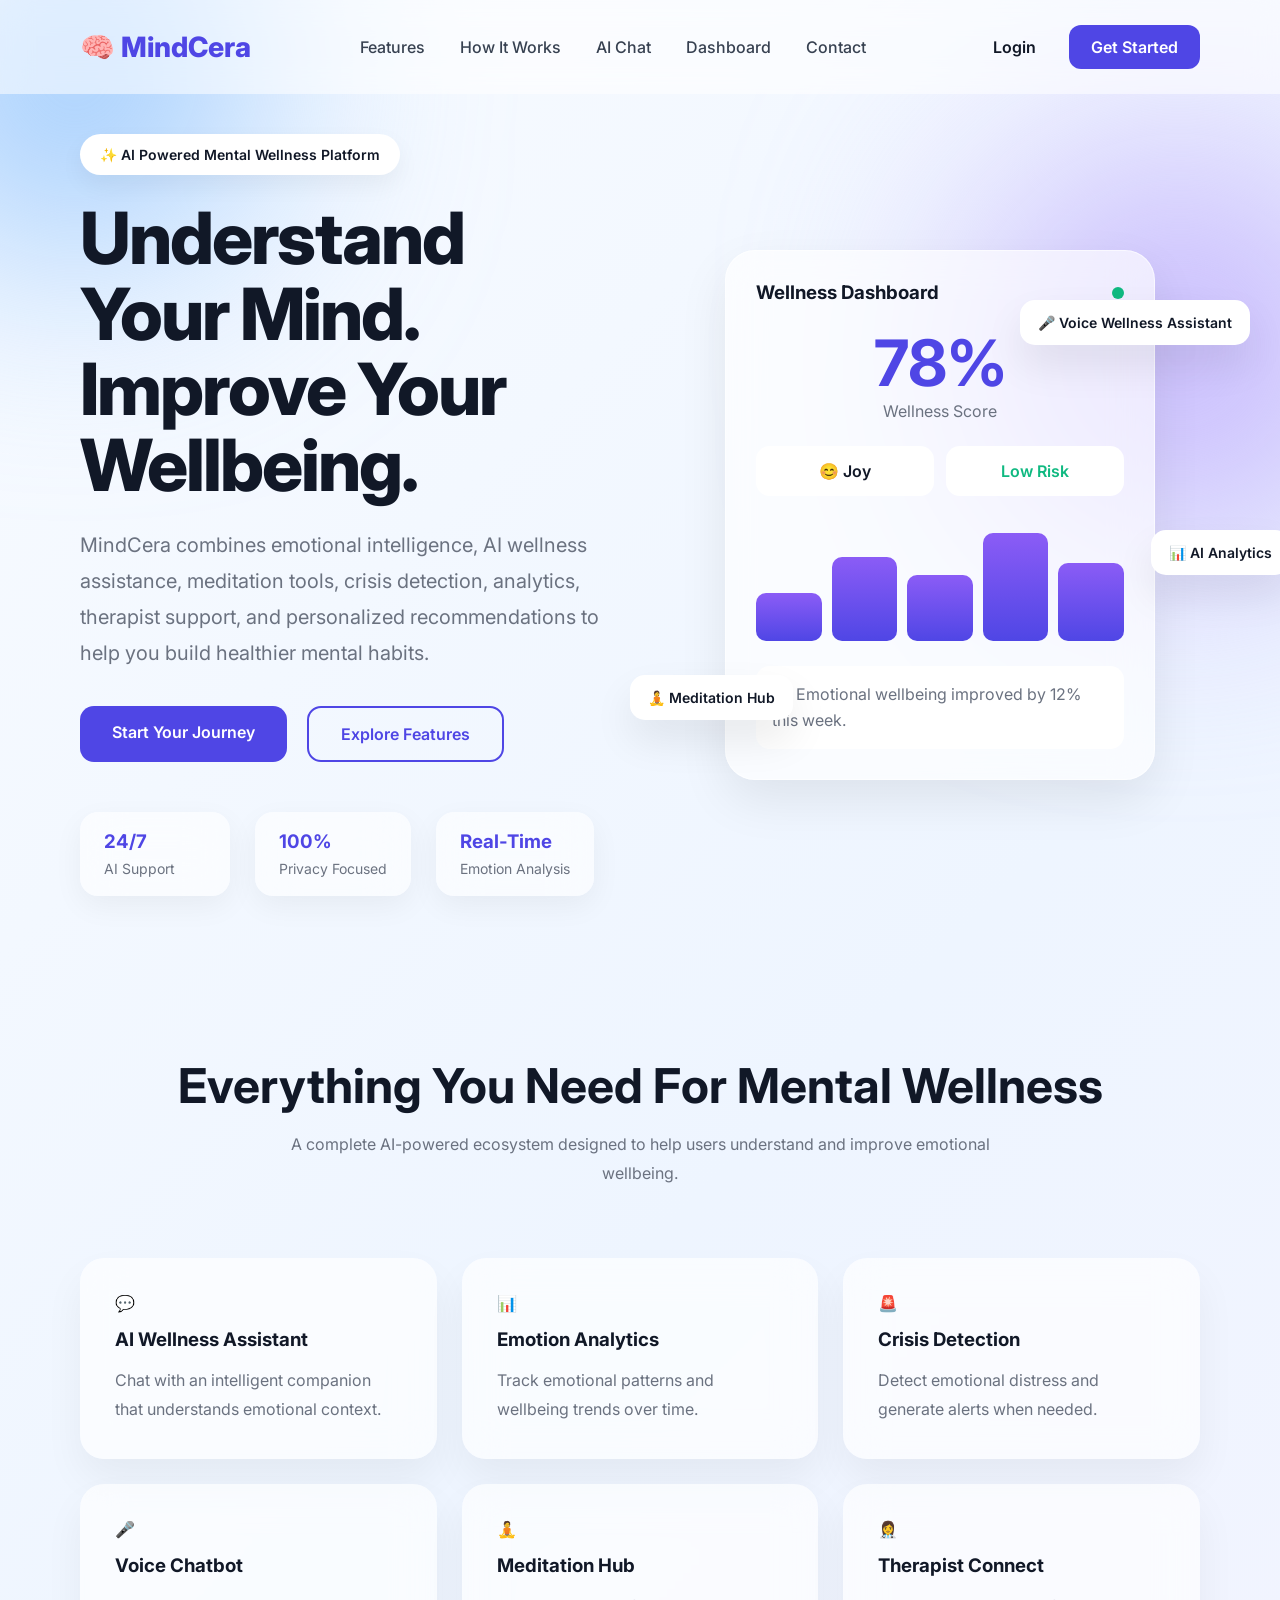
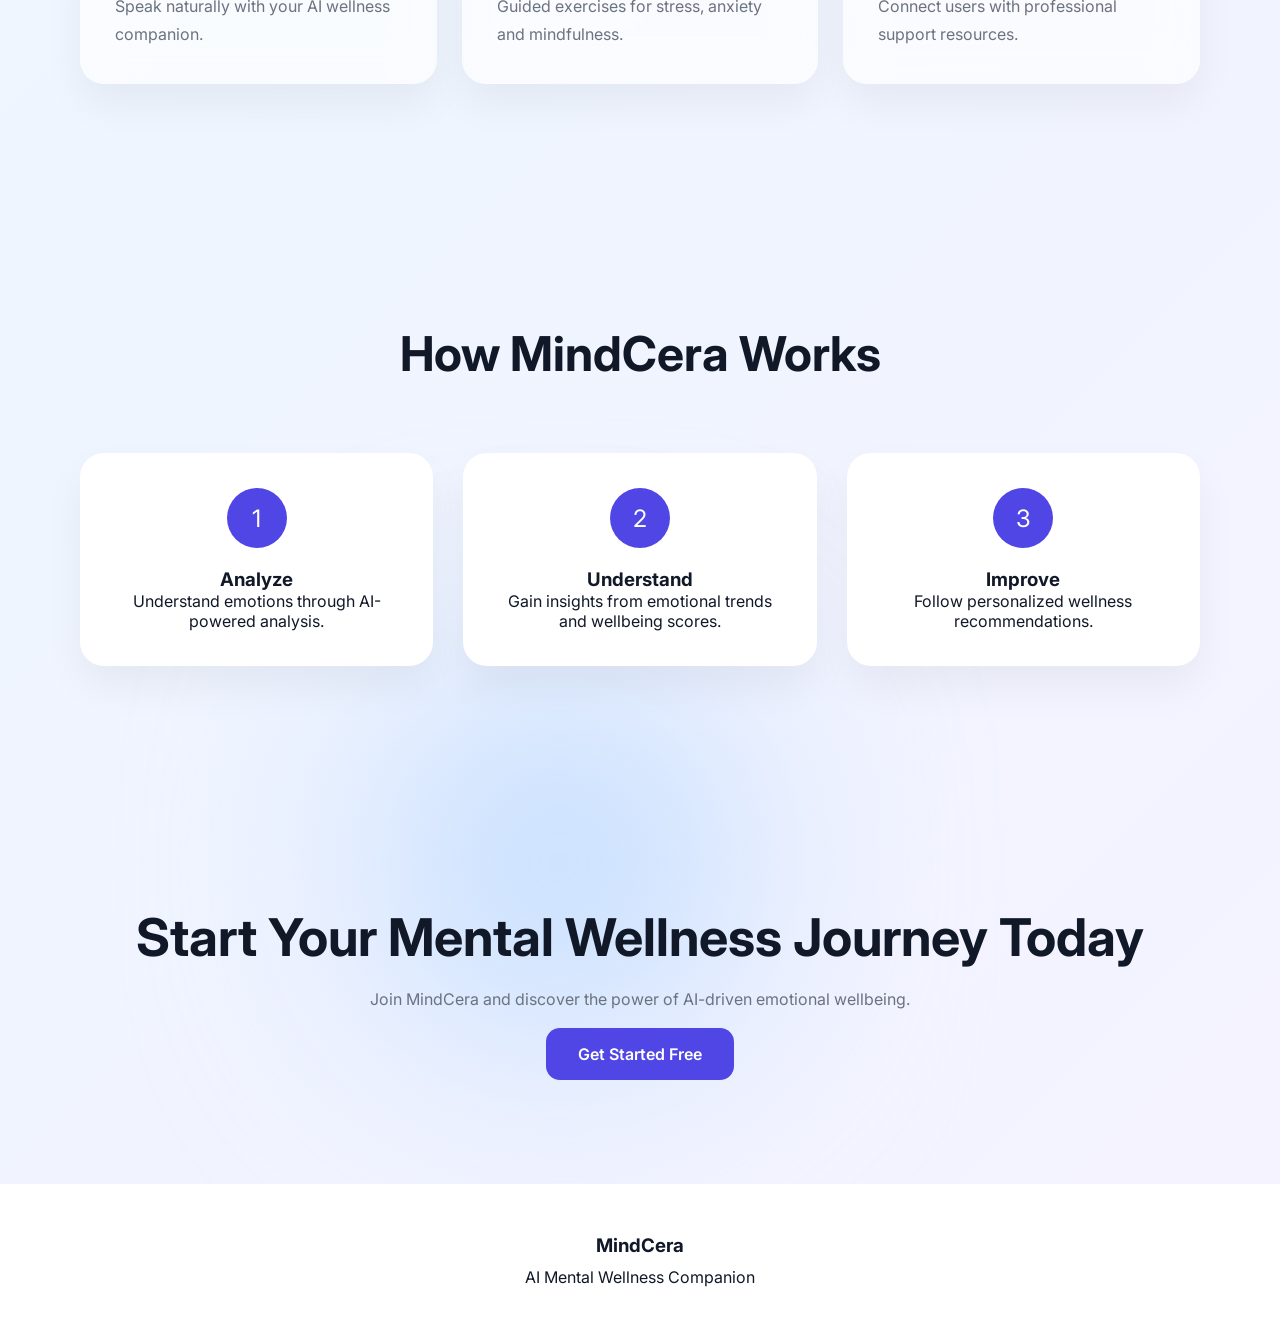
<file: frontend/index.html>
<!DOCTYPE html>

<html lang="en">

<head>


<meta charset="UTF-8">

<meta name="viewport"
      content="width=device-width, initial-scale=1.0">

<title>MindCera - AI Mental Wellness Platform</title>

<link rel="stylesheet"
      href="assets/css/index.css">

<link href="https://fonts.googleapis.com/css2?family=Inter:wght@300;400;500;600;700;800&display=swap"
      rel="stylesheet">


</head>

<body>


<div class="blur blur1"></div>
<div class="blur blur2"></div>
<div class="blur blur3"></div>

<!-- NAVBAR -->

<nav class="navbar">

    <div class="logo">

        🧠 MindCera

    </div>

    <div class="nav-links">

        <a href="#features">Features</a>

        <a href="#how">How It Works</a>

        <a href="chat.html">AI Chat</a>

        <a href="dashboard.html">Dashboard</a>

        <a href="#contact">Contact</a>

    </div>

    <div class="nav-buttons">

        <a href="login.html"
           class="login-btn">

            Login

        </a>

        <a href="register.html"
           class="start-btn">

            Get Started

        </a>

    </div>

</nav>

<!-- HERO -->

<section class="hero">

    <div class="hero-left">

        <div class="tag">

            ✨ AI Powered Mental Wellness Platform

        </div>

        <h1>

            Understand Your Mind.
            Improve Your Wellbeing.

        </h1>

        <p>

            MindCera combines emotional intelligence,
            AI wellness assistance, meditation tools,
            crisis detection, analytics, therapist
            support, and personalized recommendations
            to help you build healthier mental habits.

        </p>

        <div class="hero-buttons">

            <a href="register.html"
               class="primary-btn">

                Start Your Journey

            </a>

            <a href="#features"
               class="secondary-btn">

                Explore Features

            </a>

        </div>

        <div class="hero-stats">

            <div class="stat-card">

                <h3>24/7</h3>

                <span>
                    AI Support
                </span>

            </div>

            <div class="stat-card">

                <h3>100%</h3>

                <span>
                    Privacy Focused
                </span>

            </div>

            <div class="stat-card">

                <h3>Real-Time</h3>

                <span>
                    Emotion Analysis
                </span>

            </div>

        </div>

    </div>

    <!-- RIGHT -->

    <div class="hero-right">

        <div class="dashboard-card">

            <div class="dashboard-header">

                <h3>Wellness Dashboard</h3>

                <div class="online"></div>

            </div>

            <div class="score-section">

                <h2>78%</h2>

                <p>Wellness Score</p>

            </div>

            <div class="dashboard-grid">

                <div class="mini-card">

                    😊 Joy

                </div>

                <div class="mini-card green">

                    Low Risk

                </div>

            </div>

            <div class="chart-area">

                <div class="bar h1"></div>
                <div class="bar h2"></div>
                <div class="bar h3"></div>
                <div class="bar h4"></div>
                <div class="bar h5"></div>

            </div>

            <div class="insight">

                💡 Emotional wellbeing improved
                by 12% this week.

            </div>

        </div>

        <div class="floating-card floating1">

            🎤 Voice Wellness Assistant

        </div>

        <div class="floating-card floating2">

            🧘 Meditation Hub

        </div>

        <div class="floating-card floating3">

            📊 AI Analytics

        </div>

    </div>

</section>

<!-- FEATURES -->

<section id="features"
         class="features-section">

    <div class="section-title">

        <h2>Everything You Need For Mental Wellness</h2>

        <p>

            A complete AI-powered ecosystem designed
            to help users understand and improve
            emotional wellbeing.

        </p>

    </div>

    <div class="features-grid">

        <div class="feature-card">

            💬

            <h3>AI Wellness Assistant</h3>

            <p>

                Chat with an intelligent companion
                that understands emotional context.

            </p>

        </div>

        <div class="feature-card">

            📊

            <h3>Emotion Analytics</h3>

            <p>

                Track emotional patterns and
                wellbeing trends over time.

            </p>

        </div>

        <div class="feature-card">

            🚨

            <h3>Crisis Detection</h3>

            <p>

                Detect emotional distress and
                generate alerts when needed.

            </p>

        </div>

        <div class="feature-card">

            🎤

            <h3>Voice Chatbot</h3>

            <p>

                Speak naturally with your AI
                wellness companion.

            </p>

        </div>

        <div class="feature-card">

            🧘

            <h3>Meditation Hub</h3>

            <p>

                Guided exercises for stress,
                anxiety and mindfulness.

            </p>

        </div>

        <div class="feature-card">

            👩‍⚕️

            <h3>Therapist Connect</h3>

            <p>

                Connect users with professional
                support resources.

            </p>

        </div>

    </div>

</section>

<!-- HOW IT WORKS -->

<section id="how"
         class="how-section">

    <div class="section-title">

        <h2>How MindCera Works</h2>

    </div>

    <div class="steps">

        <div class="step">

            <span>1</span>

            <h3>Analyze</h3>

            <p>

                Understand emotions through
                AI-powered analysis.

            </p>

        </div>

        <div class="step">

            <span>2</span>

            <h3>Understand</h3>

            <p>

                Gain insights from emotional
                trends and wellbeing scores.

            </p>

        </div>

        <div class="step">

            <span>3</span>

            <h3>Improve</h3>

            <p>

                Follow personalized wellness
                recommendations.

            </p>

        </div>

    </div>

</section>

<!-- CTA -->

<section class="cta">

    <h2>

        Start Your Mental Wellness Journey Today

    </h2>

    <p>

        Join MindCera and discover the power
        of AI-driven emotional wellbeing.

    </p>

    <a href="register.html"
       class="primary-btn">

        Get Started Free

    </a>

</section>

<!-- FOOTER -->

<footer id="contact">

    <h3>MindCera</h3>

    <span>

        AI Mental Wellness Companion

    </span>

</footer>


</body>

</html>
</file>
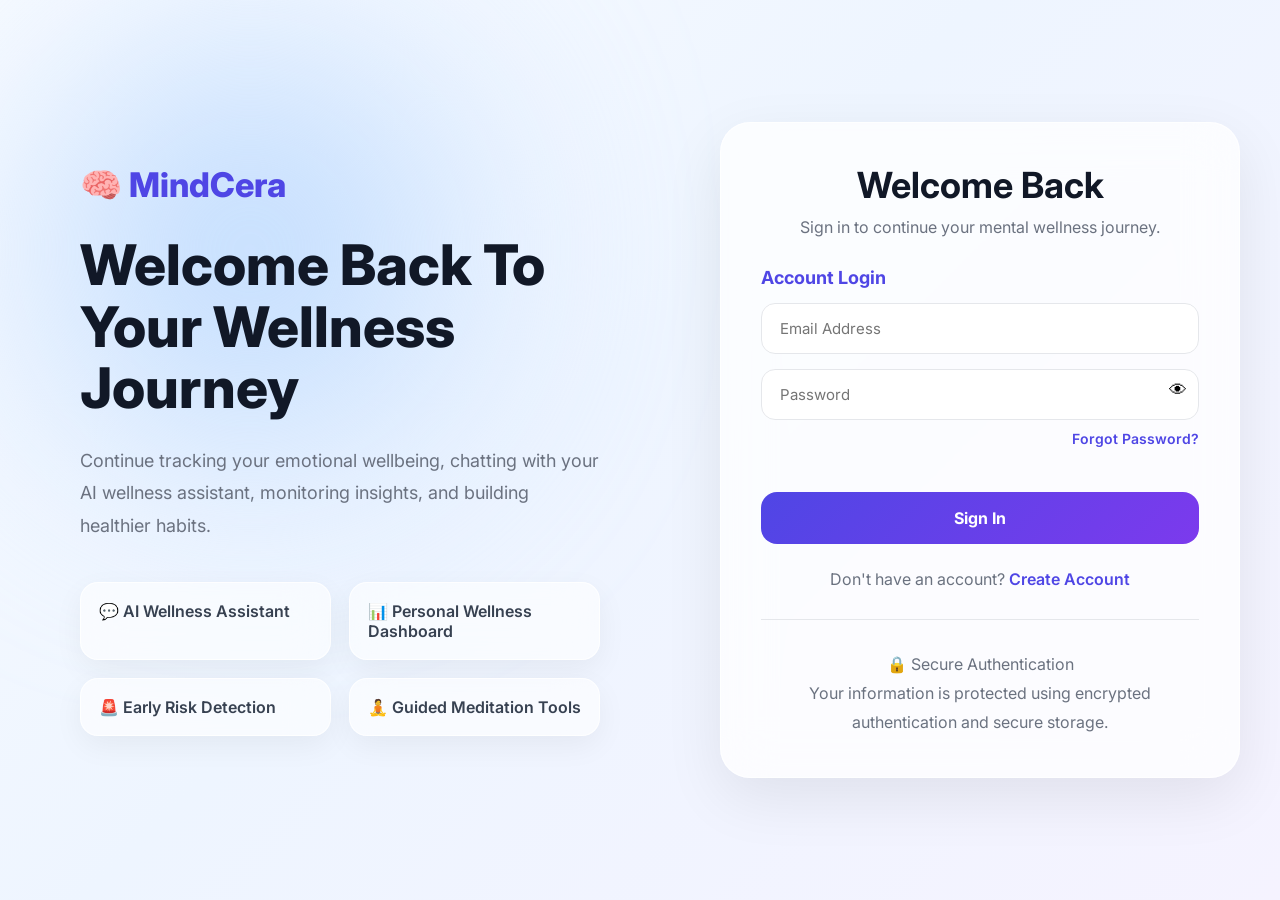
<file: frontend/alerts.html>
<!DOCTYPE html>

<html lang="en">

<head>

<meta charset="UTF-8">

<meta
name="viewport"
content="width=device-width, initial-scale=1.0">

<title>MindCera Alerts</title>

<link rel="stylesheet"
href="assets/css/alerts.css">

<link rel="stylesheet"
href="assets/css/theme.css">

<link
href="https://fonts.googleapis.com/css2?family=Inter:wght@300;400;500;600;700;800&display=swap"
rel="stylesheet">

</head>

<body>

<div class="alerts-layout">

<!-- SIDEBAR -->

<aside class="sidebar">

    <div class="logo">

        🧠 MindCera

    </div>

    <nav>

        <a href="dashboard.html">

            📊 Dashboard

        </a>

        <a href="chat.html">

            💬 AI Assistant

        </a>

        <a class="active"
        href="alerts.html">

            🚨 Alerts

        </a>

        <a href="meditation.html">

            🧘 Meditation

        </a>

        <a href="therapist.html">

            👩‍⚕️ Therapists

        </a>

        <a href="reports.html">

            📄 Reports

        </a>

    </nav>

</aside>

<!-- MAIN -->

<main class="main-content">

    <div class="page-header">

        <div>

            <h1>

                Wellness Alerts

            </h1>

            <p>

                Monitor emotional risk events detected by MindCera AI.

            </p>

        </div>

    </div>

    <!-- SUMMARY -->

    <div class="summary-grid">

        <div class="summary-card">

            <span>

                Total Alerts

            </span>

            <h2 id="totalAlerts">

                0

            </h2>

        </div>

        <div class="summary-card">

            <span>

                Active Alerts

            </span>

            <h2 id="activeAlerts">

                0

            </h2>

        </div>

        <div class="summary-card">

            <span>

                High Risk

            </span>

            <h2 id="highRiskAlerts">

                0

            </h2>

        </div>

    </div>

    <!-- AI RECOMMENDATION -->

    <div class="recommendation-card">

        <h3>

            AI Recommendation

        </h3>

        <p>

            Regular emotional check-ins and guided meditation can help reduce stress levels and improve wellbeing.

        </p>

    </div>

    <!-- ALERT LIST -->

    <div
    id="alertsContainer"
    class="alerts-container">

    </div>

</main>

</div>

<script src="assets/js/api.js"></script>

<script src="assets/js/alerts.js"></script>

</body>

</html>
</file>
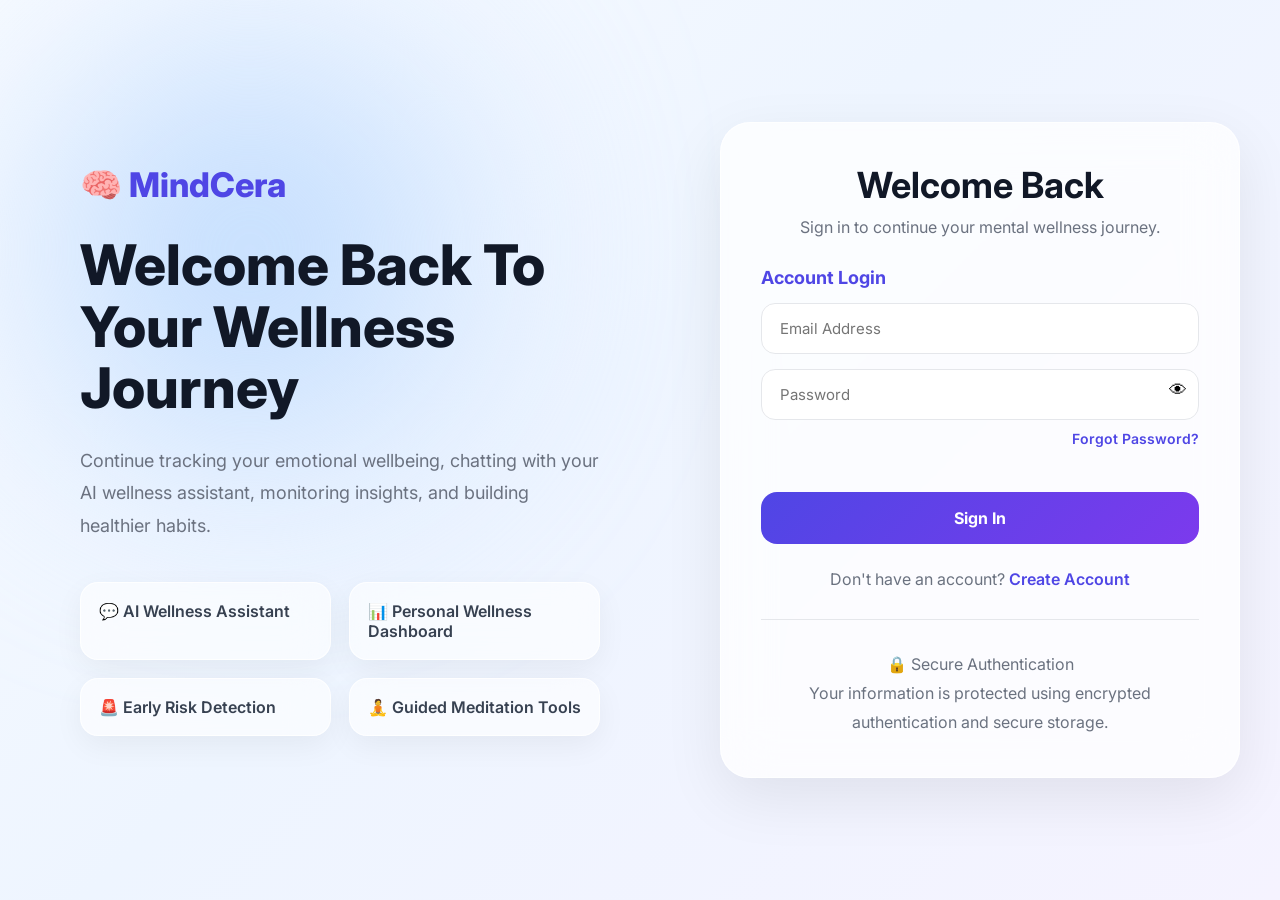
<file: frontend/chat.html>
<!DOCTYPE html>

<html lang="en">

<head>

<meta charset="UTF-8">

<meta
name="viewport"
content="width=device-width, initial-scale=1.0">

<title>MindCera AI Assistant</title>

<link rel="stylesheet"
href="assets/css/chat.css">

<link rel="stylesheet"
href="assets/css/theme.css">

<link
href="https://fonts.googleapis.com/css2?family=Inter:wght@300;400;500;600;700;800&display=swap"
rel="stylesheet">

</head>

<body>

<div class="chat-layout">


<!-- SIDEBAR -->

<aside class="conversation-sidebar">

    <div class="sidebar-top">

        <div class="logo">
            🧠 MindCera
        </div>

        <button
        class="new-chat-btn"
        onclick="createConversation()">

            + New Chat

        </button>

    </div>

    <div
    id="conversationList"
    class="conversation-list">

    </div>

</aside>

<!-- MAIN CHAT -->

<main class="chat-section">

    <!-- HEADER -->

    <div class="chat-header">

        <div>

            <h2>

                AI Wellness Assistant

            </h2>

            <span class="status">

                🟢 Online

            </span>

        </div>

        <div class="actions">

            <button
            onclick="toggleSpeech()">

                🔊 Voice

            </button>

            <button
            onclick="startVoice()">

                🎤 Speak

            </button>

        </div>

    </div>

    <!-- WELCOME PROMPTS -->

    <div class="prompt-container">

        <button onclick="quickPrompt('I feel stressed today')">

            😔 I feel stressed

        </button>

        <button onclick="quickPrompt('I feel anxious')">

            😟 I feel anxious

        </button>

        <button onclick="quickPrompt('I feel lonely')">

            💙 I feel lonely

        </button>

        <button onclick="quickPrompt('Motivate me')">

            ✨ Motivate me

        </button>

    </div>

    <!-- CHAT -->

    <div
    id="chatBox"
    class="chat-box">

        <div class="welcome-message">

            <h3>

                Hello 👋

            </h3>

            <p>

                I'm MindCera.
                Your AI wellness companion.

            </p>

        </div>

    </div>

    <!-- VOICE INDICATOR -->

    <div
    id="voiceIndicator"
    class="voice-indicator">

        🎤 Listening...

    </div>

    <!-- INPUT -->

    <div class="input-box">

        <input
        id="messageInput"
        type="text"
        placeholder="Share how you're feeling today...">

        <button onclick="sendMessage()">

            Send

        </button>

    </div>

</main>


</div>
<script>
window.onload = function(){

    initVoice();

};
</script>
<script src="assets/js/api.js"></script>

<script src="assets/js/chat.js"></script>

<script src="assets/js/voice.js"></script>

</body>

</html>
</file>
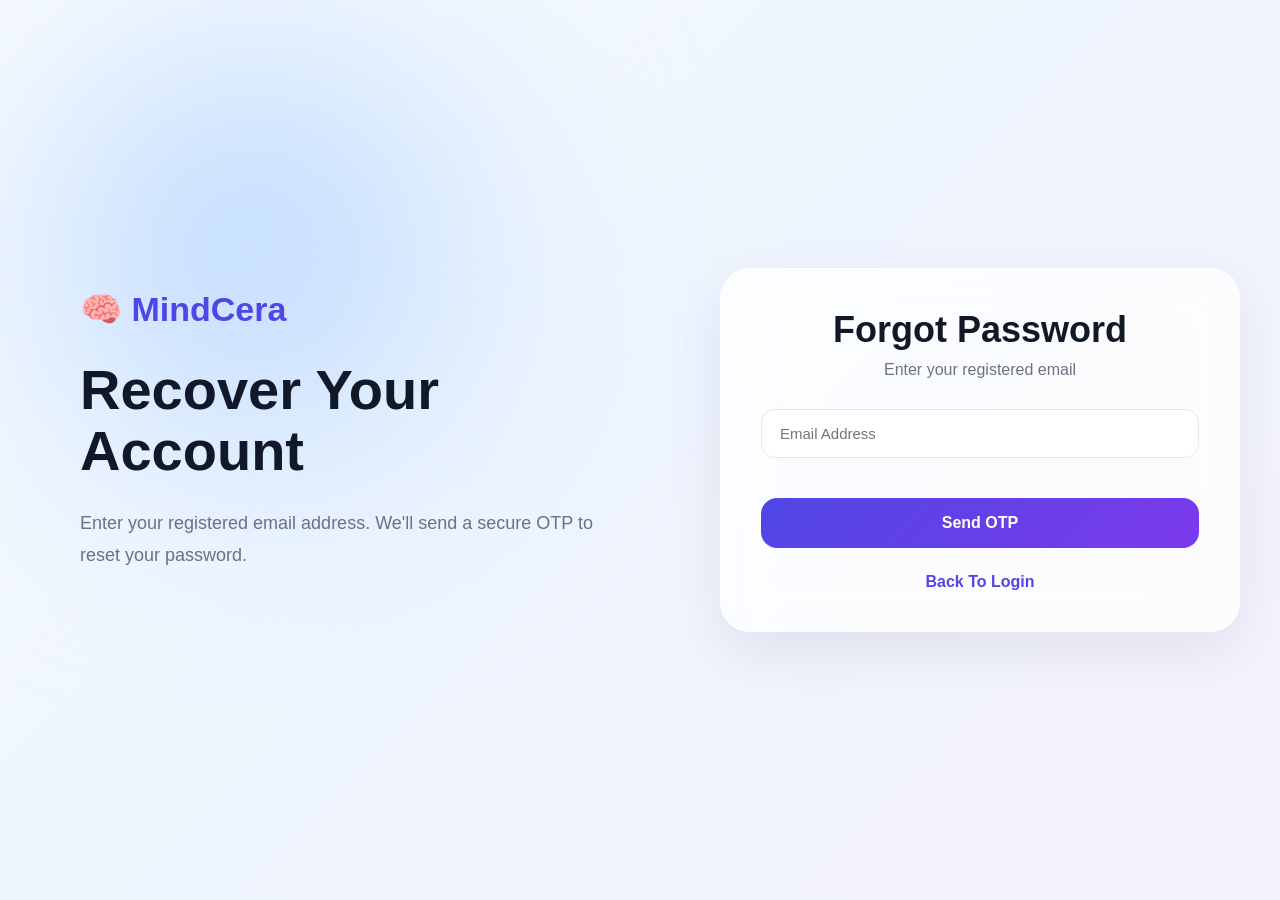
<file: frontend/forgot-password.html>
<!DOCTYPE html>

<html lang="en">

<head>


<meta charset="UTF-8">

<meta
    name="viewport"
    content="width=device-width, initial-scale=1.0">

<title>Forgot Password | MindCera</title>

<link rel="stylesheet"
      href="assets/css/auth.css">


</head>

<body>

<div class="auth-wrapper">


<div class="auth-left">

    <div class="brand">
        🧠 MindCera
    </div>

    <h1>
        Recover Your Account
    </h1>

    <p>
        Enter your registered email address.
        We'll send a secure OTP to reset your password.
    </p>

</div>

<div class="auth-right">

    <div class="auth-card">

        <h2>Forgot Password</h2>

        <p>
            Enter your registered email
        </p>

        <input
            type="email"
            id="email"
            placeholder="Email Address">

        <button
            class="register-btn"
            onclick="sendOTP()">

            Send OTP

        </button>

        <div class="login-link">

            <a href="login.html">

                Back To Login

            </a>

        </div>

    </div>

</div>


</div>

<script src="assets/js/api.js"></script>

<script src="assets/js/auth.js"></script>

</body>

</html>
</file>
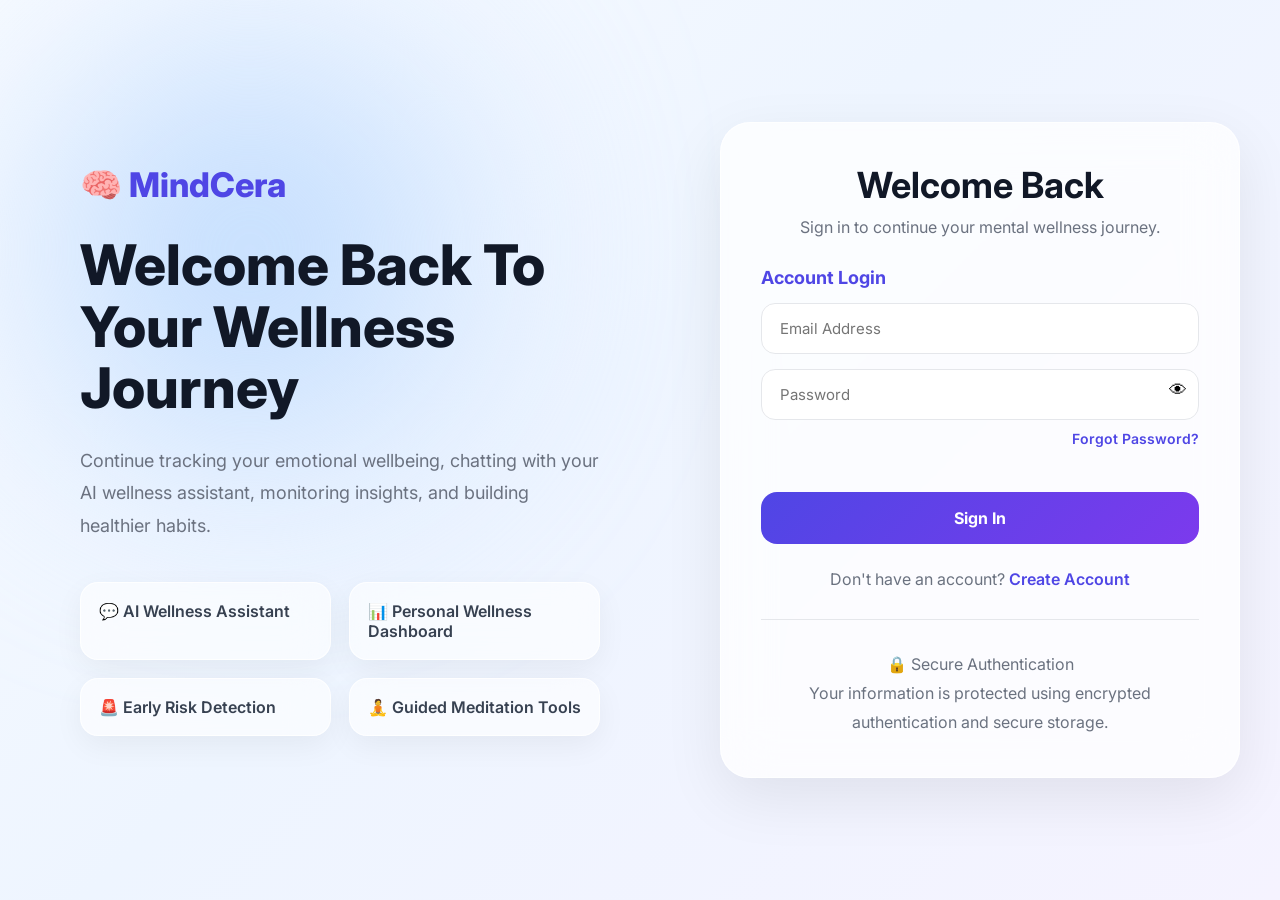
<file: frontend/gamification.html>
<!DOCTYPE html>
<html lang="en">

<head>

<meta charset="UTF-8">
<meta name="viewport" content="width=device-width, initial-scale=1.0">

<title>MindCera Wellness Journey</title>

<link rel="stylesheet"
href="assets/css/gamification.css">

<link href="https://fonts.googleapis.com/css2?family=Inter:wght@300;400;500;600;700&display=swap"
rel="stylesheet">

</head>

<body>

<div class="blur blur1"></div>
<div class="blur blur2"></div>

<div class="page">

    <div class="header">

        <h1>🎮 Wellness Journey</h1>

        <p>
            Every healthy habit strengthens your emotional wellbeing.
        </p>

    </div>

    <!-- STATS -->

    <div class="stats-grid">

        <div class="card stat-card">

            <div class="emoji">🔥</div>

            <h3>Current Streak</h3>

            <h2 id="streakValue">
                12 Days
            </h2>

            <span>
                Keep going!
            </span>

        </div>

        <div class="card stat-card">

            <div class="emoji">⭐</div>

            <h3>Wellness XP</h3>

            <h2 id="xpValue">
                850 XP
            </h2>

            <div class="progress-bar">

                <div
                id="xpBar"
                class="progress-fill">

                </div>

            </div>

            <span>
                Level 4 Explorer
            </span>

        </div>

    </div>

    <!-- ACHIEVEMENTS -->

    <div class="card">

        <div class="section-header">

            <h2>
                🏆 Achievements
            </h2>

            <span>
                5 Unlocked
            </span>

        </div>

        <div class="badge-grid">

            <div class="badge">
                🥇 First Check-In
            </div>

            <div class="badge">
                💬 50 Conversations
            </div>

            <div class="badge">
                🧘 Meditation Master
            </div>

            <div class="badge">
                🔥 7 Day Streak
            </div>

            <div class="badge">
                ❤️ Wellness Warrior
            </div>

            <div class="badge locked">
                🔒 30 Day Streak
            </div>

        </div>

    </div>

    <!-- DAILY GOALS -->

    <div class="card">

        <div class="section-header">

            <h2>
                🎯 Today's Goals
            </h2>

            <span>
                2 / 3 Completed
            </span>

        </div>

        <div class="goal-list">

            <div class="goal completed">
                ✅ Chat with AI Assistant
            </div>

            <div class="goal completed">
                ✅ Log Emotion
            </div>

            <div class="goal pending">
                ⬜ Complete Meditation Session
            </div>

        </div>

    </div>

    <!-- LEVELS -->

    <div class="card">

        <h2>
            🚀 Wellness Levels
        </h2>

        <div class="levels">

            <div class="level active">

                Level 1

                <span>
                    Beginner
                </span>

            </div>

            <div class="level active">

                Level 2

                <span>
                    Explorer
                </span>

            </div>

            <div class="level active">

                Level 3

                <span>
                    Achiever
                </span>

            </div>

            <div class="level current">

                Level 4

                <span>
                    Guardian
                </span>

            </div>

            <div class="level">

                Level 5

                <span>
                    Master
                </span>

            </div>

        </div>

    </div>

</div>

<script src="assets/js/gamification.js"></script>

</body>

</html>
</file>
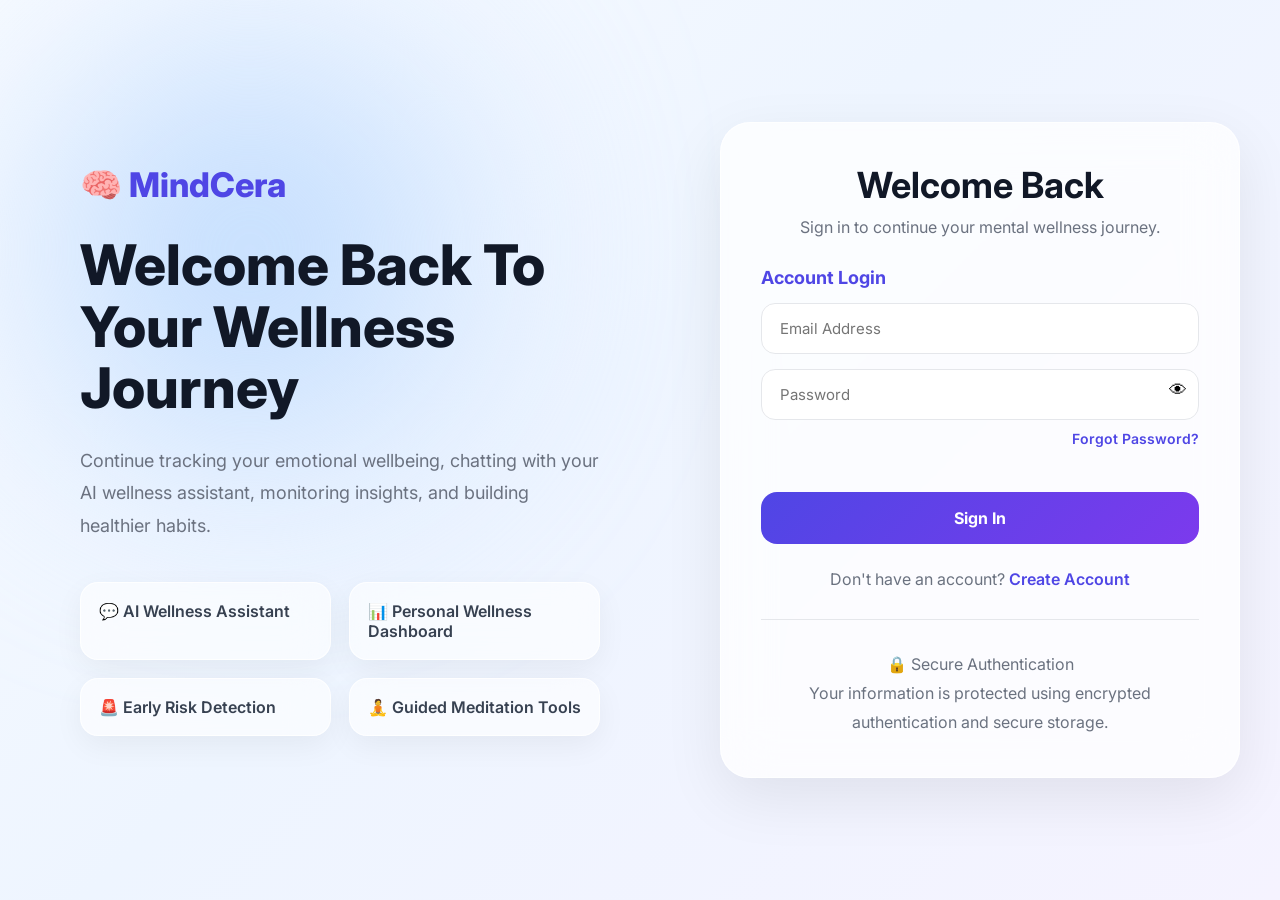
<file: frontend/login.html>
<!DOCTYPE html>

<html lang="en">

<head>


<meta charset="UTF-8">

<meta
    name="viewport"
    content="width=device-width, initial-scale=1.0">

<title>MindCera Login</title>

<link rel="stylesheet"
      href="assets/css/auth.css">

<link
    href="https://fonts.googleapis.com/css2?family=Inter:wght@300;400;500;600;700;800&display=swap"
    rel="stylesheet">


</head>

<body>

<div class="auth-wrapper">


<!-- LEFT PANEL -->

<div class="auth-left">

    <div class="brand">

        🧠 MindCera

    </div>

    <h1>

        Welcome Back To Your
        Wellness Journey

    </h1>

    <p>

        Continue tracking your emotional wellbeing,
        chatting with your AI wellness assistant,
        monitoring insights, and building healthier habits.

    </p>

    <div class="benefits">

        <div class="benefit">
            💬 AI Wellness Assistant
        </div>

        <div class="benefit">
            📊 Personal Wellness Dashboard
        </div>

        <div class="benefit">
            🚨 Early Risk Detection
        </div>

        <div class="benefit">
            🧘 Guided Meditation Tools
        </div>

    </div>

</div>

<!-- RIGHT PANEL -->

<div class="auth-right">

    <div class="auth-card">

        <h2>

            Welcome Back

        </h2>

        <p>

            Sign in to continue your
            mental wellness journey.

        </p>

        <!-- LOGIN FORM -->

        <h3>

            Account Login

        </h3>

        <input
            type="email"
            id="email"
            placeholder="Email Address">

        <div class="password-container">

            <input
                type="password"
                id="password"
                placeholder="Password">

            <button
                type="button"
                class="show-password"
                onclick="togglePassword()">

                👁

            </button>

        </div>

        <div
            style="
            display:flex;
            justify-content:flex-end;
            margin-top:-5px;
            margin-bottom:20px;
            ">

            <a
                href="forgot-password.html"
                style="
                color:#4F46E5;
                text-decoration:none;
                font-size:14px;
                font-weight:600;
                ">

                Forgot Password?

            </a>

        </div>

        <button
            class="register-btn"
            onclick="login()">

            Sign In

        </button>

        <div class="login-link">

            Don't have an account?

            <a href="register.html">

                Create Account

            </a>

        </div>

        <hr
            style="
            margin:30px 0;
            border:none;
            border-top:1px solid #E5E7EB;
            ">

        <div
            style="
            text-align:center;
            color:#6B7280;
            line-height:1.8;
            ">

            🔒 Secure Authentication

            <br>

            Your information is protected using
            encrypted authentication and secure storage.

        </div>

    </div>

</div>


</div>

<script src="assets/js/api.js"></script>

<script src="assets/js/auth.js"></script>

<script>

function togglePassword() {

    const password =
    document.getElementById("password");

    if(password.type === "password") {

        password.type = "text";

    } else {

        password.type = "password";

    }
}

</script>

</body>

</html>
</file>
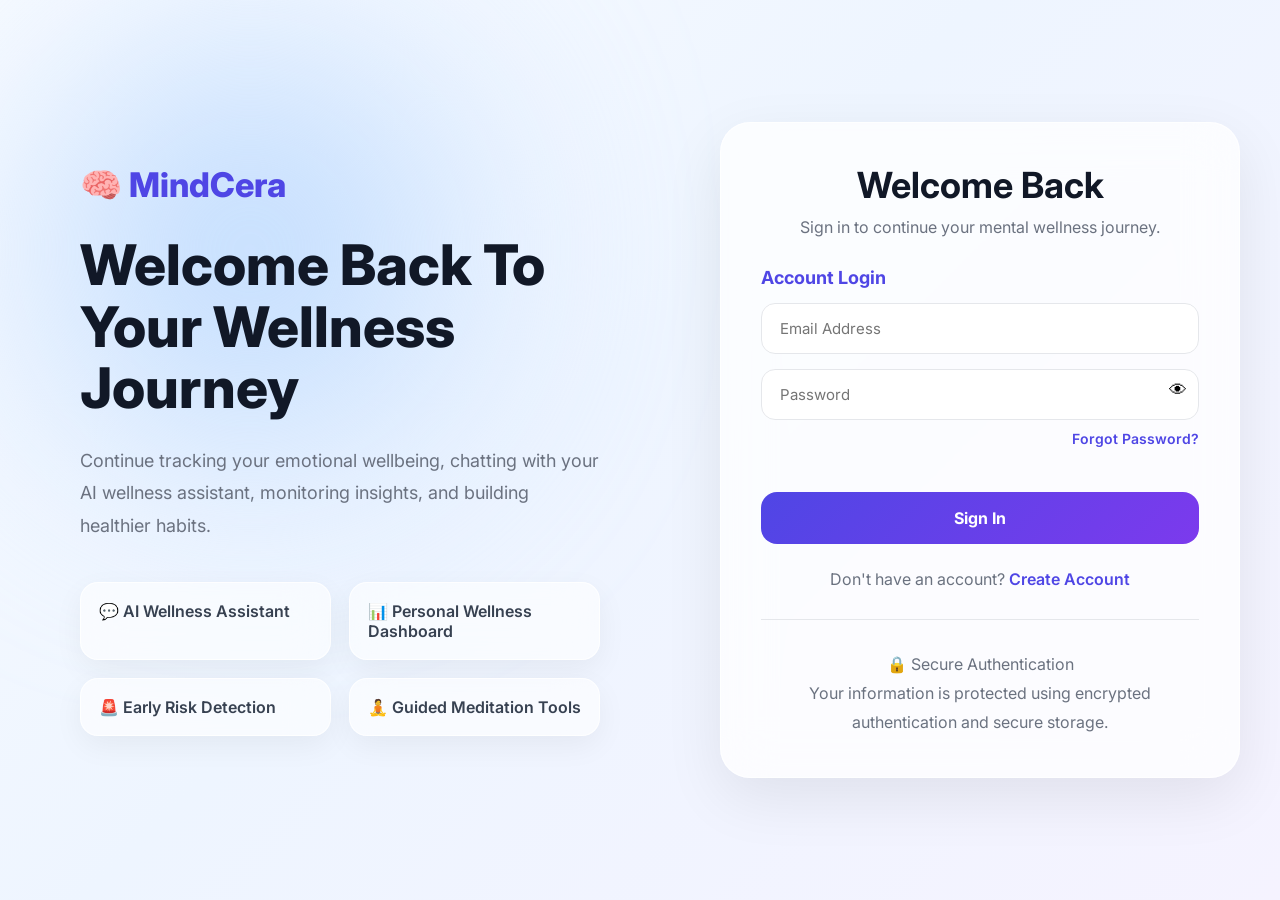
<file: frontend/meditation.html>
<!DOCTYPE html>
<html lang="en">

<head>

<meta charset="UTF-8">
<meta name="viewport" content="width=device-width, initial-scale=1.0">

<title>MindCera Meditation Hub</title>

<link rel="stylesheet" href="assets/css/meditation.css">

<link href="https://fonts.googleapis.com/css2?family=Inter:wght@300;400;500;600;700&display=swap"
rel="stylesheet">

</head>

<body>

<div class="background-blur blur1"></div>
<div class="background-blur blur2"></div>

<div class="page">

    <div class="header">

        <h1>🧘 Meditation Hub</h1>

        <p>
            Pause. Breathe. Reconnect with yourself.
        </p>

    </div>

    <div class="meditation-grid">

        <!-- BREATHING -->

        <div class="card">

            <h2>Guided Breathing</h2>

            <p>
                Follow the breathing circle and relax.
            </p>

            <div id="breathingCircle">

                Breathe

            </div>

            <div id="breathingStatus">

                Ready

            </div>

            <button onclick="startBreathing()">

                Start Session

            </button>

        </div>

        <!-- TIMER -->

        <div class="card">

            <h2>Meditation Timer</h2>

            <p>
                Choose a duration.
            </p>

            <div class="timer-buttons">

                <button onclick="startTimer(1)">1 Min</button>

                <button onclick="startTimer(3)">3 Min</button>

                <button onclick="startTimer(5)">5 Min</button>

                <button onclick="startTimer(10)">10 Min</button>

            </div>

            <div id="timerDisplay">

                00:00

            </div>

        </div>

        <!-- SOUNDS -->

        <div class="card">

            <h2>Relaxing Sounds</h2>

            <p>
                Listen while meditating.
            </p>

            <div class="sound-buttons">

                <button onclick="playSound('rain')">
                    🌧 Rain
                </button>

                <button onclick="playSound('ocean')">
                    🌊 Ocean
                </button>

                <button onclick="playSound('forest')">
                    🌲 Forest
                </button>

                <button onclick="stopSound()">
                    ⏹ Stop
                </button>

            </div>

        </div>

        <!-- QUOTE -->

        <div class="card quote-card">

            <h2>Daily Wellness Quote</h2>

            <p id="quote">

                Healing is not becoming someone new.
                It is returning to who you truly are.

            </p>

        </div>

    </div>

</div>

<script src="assets/js/meditation.js"></script>

</body>

</html>
</file>
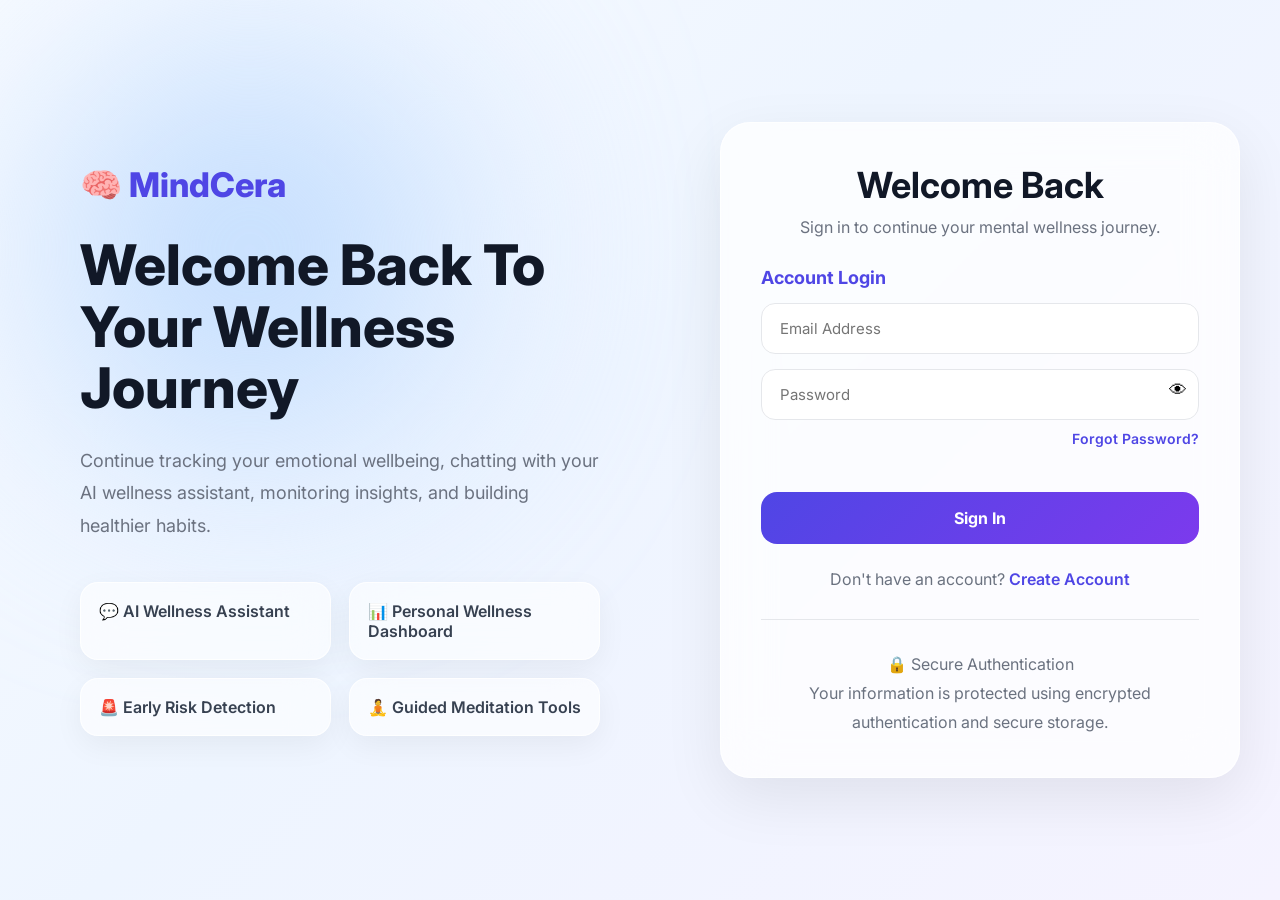
<file: frontend/profile.html>
<!DOCTYPE html>
<html lang="en">

<head>

<meta charset="UTF-8">
<meta name="viewport"
content="width=device-width, initial-scale=1.0">

<title>MindCera Profile</title>

<link rel="stylesheet"
href="assets/css/profile.css">

<link href="https://fonts.googleapis.com/css2?family=Inter:wght@300;400;500;600;700&display=swap"
rel="stylesheet">

</head>

<body>

<div class="blur blur1"></div>
<div class="blur blur2"></div>

<div class="page">

    <div class="profile-header">

        <div class="profile-image">

            <img
            src="https://ui-avatars.com/api/?name=MindCera&background=6366F1&color=fff"
            id="profileAvatar">

        </div>

        <div>

            <h1 id="userName">
                Loading...
            </h1>

            <p id="userEmail">
                Loading...
            </p>

        </div>

    </div>

    <!-- PROFILE INFO -->

    <div class="grid">

        <div class="card">

            <h2>
                👤 Personal Information
            </h2>

            <div class="info">

                <label>Age</label>
                <span id="userAge">-</span>

            </div>

            <div class="info">

                <label>Gender</label>
                <span id="userGender">-</span>

            </div>

            <div class="info">

                <label>Occupation</label>
                <span id="userOccupation">-</span>

            </div>

        </div>

        <div class="card">

            <h2>
                🌱 Wellness Goal
            </h2>

            <div class="goal-box">

                <p id="userGoal">
                    Loading...
                </p>

            </div>

        </div>

    </div>

    <!-- GUARDIAN SECTION -->

    <div class="card">

        <h2>
            🛡 Emergency Guardian
        </h2>

        <div class="guardian-grid">

            <div class="guardian-item">

                <label>Name</label>

                <span id="guardianName">
                    -
                </span>

            </div>

            <div class="guardian-item">

                <label>Email</label>

                <span id="guardianEmail">
                    -
                </span>

            </div>

            <div class="guardian-item">

                <label>Phone</label>

                <span id="guardianPhone">
                    -
                </span>

            </div>

        </div>

    </div>

    <!-- WELLNESS STATS -->

    <div class="grid">

        <div class="card stat-card">

            <h3>
                💬 Conversations
            </h3>

            <h2>
                124
            </h2>

        </div>

        <div class="card stat-card">

            <h3>
                🔥 Wellness Streak
            </h3>

            <h2>
                12 Days
            </h2>

        </div>

        <div class="card stat-card">

            <h3>
                ⭐ Wellness XP
            </h3>

            <h2>
                850
            </h2>

        </div>

    </div>

    <!-- ACTIONS -->

    <div class="action-buttons">

        <button class="primary-btn">
            Edit Profile
        </button>

        <button class="secondary-btn">
            Change Password
        </button>

        <button
        class="logout-btn"
        onclick="logout()">

            Logout

        </button>

    </div>

</div>

<script src="assets/js/profile.js"></script>

</body>

</html>
</file>
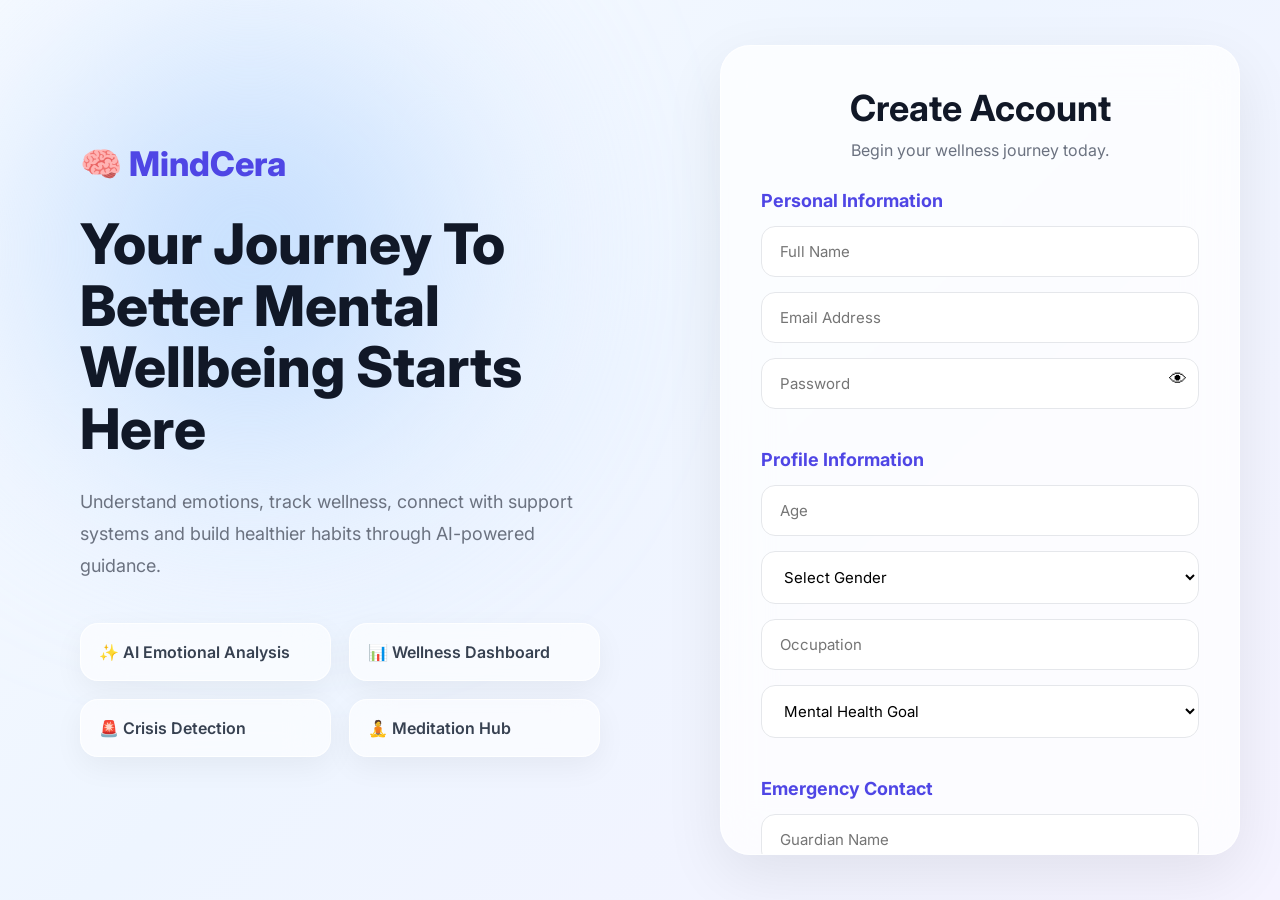
<file: frontend/register.html>
<!DOCTYPE html>

<html lang="en">

<head>


<meta charset="UTF-8">

<meta name="viewport"
      content="width=device-width, initial-scale=1.0">

<title>MindCera Register</title>

<link rel="stylesheet"
      href="assets/css/auth.css">

<link href="https://fonts.googleapis.com/css2?family=Inter:wght@300;400;500;600;700;800&display=swap"
      rel="stylesheet">


</head>

<body>

<div class="auth-wrapper">


<!-- LEFT PANEL -->

<div class="auth-left">

    <div class="brand">

        🧠 MindCera

    </div>

    <h1>

        Your Journey To Better
        Mental Wellbeing Starts Here

    </h1>

    <p>

        Understand emotions, track wellness,
        connect with support systems and build
        healthier habits through AI-powered guidance.

    </p>

    <div class="benefits">

        <div class="benefit">
            ✨ AI Emotional Analysis
        </div>

        <div class="benefit">
            📊 Wellness Dashboard
        </div>

        <div class="benefit">
            🚨 Crisis Detection
        </div>

        <div class="benefit">
            🧘 Meditation Hub
        </div>

    </div>

</div>

<!-- RIGHT PANEL -->

<div class="auth-right">

    <div class="auth-card">

        <h2>Create Account</h2>

        <p>
            Begin your wellness journey today.
        </p>

        <!-- PERSONAL -->

        <h3>Personal Information</h3>

        <input type="text"
               id="name"
               placeholder="Full Name">

        <input type="email"
               id="email"
               placeholder="Email Address">

        <div class="password-container">

            <input type="password"
                   id="password"
                   placeholder="Password">

            <button
                type="button"
                class="show-password"
                onclick="togglePassword()">

                👁

            </button>

        </div>

        <!-- PROFILE -->

        <h3>Profile Information</h3>

        <input type="number"
               id="age"
               placeholder="Age">

        <select id="gender">

            <option value="">
                Select Gender
            </option>

            <option>
                Male
            </option>

            <option>
                Female
            </option>

            <option>
                Non-Binary
            </option>

            <option>
                Prefer Not To Say
            </option>

        </select>

        <input type="text"
               id="occupation"
               placeholder="Occupation">

        <select id="goal">

            <option value="">
                Mental Health Goal
            </option>

            <option>
                Reduce Anxiety
            </option>

            <option>
                Manage Stress
            </option>

            <option>
                Improve Sleep
            </option>

            <option>
                Build Confidence
            </option>

            <option>
                Improve Focus
            </option>

            <option>
                Emotional Awareness
            </option>

            <option>
                General Wellbeing
            </option>

        </select>

        <!-- GUARDIAN -->

        <h3>Emergency Contact</h3>

        <input type="text"
               id="guardianName"
               placeholder="Guardian Name">

        <input type="email"
               id="guardianEmail"
               placeholder="Guardian Email">

        <input type="text"
               id="guardianPhone"
               placeholder="Guardian Phone Number">

        <button
            class="register-btn"
            onclick="register()">

            Create Account

        </button>

        <div class="login-link">

            Already have an account?

            <a href="login.html">

                Login

            </a>

        </div>

    </div>

</div>


</div>

<script src="assets/js/api.js"></script>

<script src="assets/js/auth.js"></script>

</body>
</html>
</file>
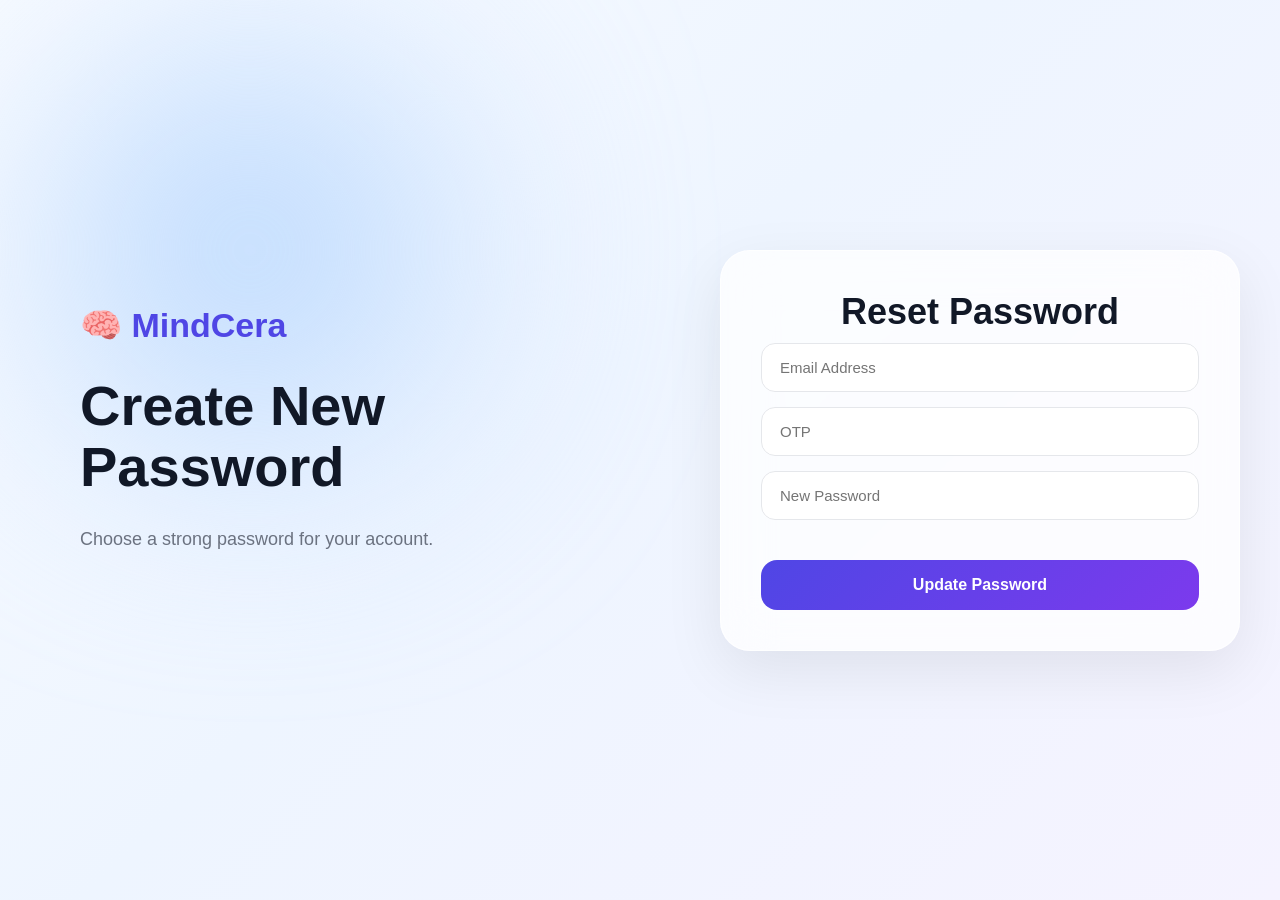
<file: frontend/reset-password.html>
<!DOCTYPE html>

<html lang="en">

<head>


<meta charset="UTF-8">

<title>Reset Password | MindCera</title>

<link rel="stylesheet"
      href="assets/css/auth.css">


</head>

<body>

<div class="auth-wrapper">


<div class="auth-left">

    <div class="brand">
        🧠 MindCera
    </div>

    <h1>
        Create New Password
    </h1>

    <p>
        Choose a strong password
        for your account.
    </p>

</div>

<div class="auth-right">

    <div class="auth-card">

        <h2>Reset Password</h2>

        <input
            type="email"
            id="email"
            placeholder="Email Address">

        <input
            type="text"
            id="otp"
            placeholder="OTP">

        <input
            type="password"
            id="newPassword"
            placeholder="New Password">

        <button
            class="register-btn"
            onclick="resetPassword()">

            Update Password

        </button>

    </div>

</div>


</div>

<script src="assets/js/api.js"></script>

<script src="assets/js/auth.js"></script>

</body>

</html>
</file>
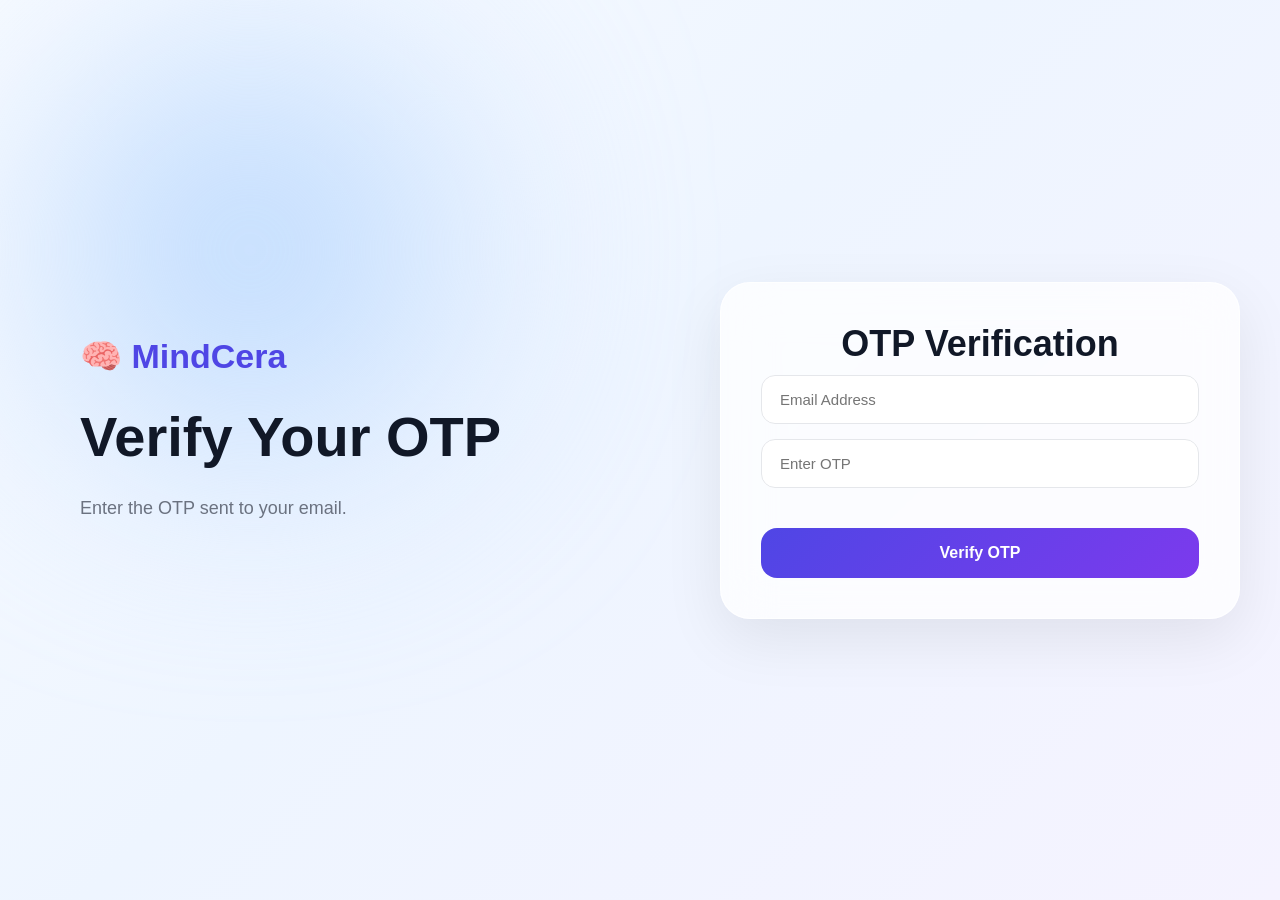
<file: frontend/verify-otp.html>
<!DOCTYPE html>

<html lang="en">

<head>


<meta charset="UTF-8">

<title>Verify OTP | MindCera</title>

<link rel="stylesheet"
      href="assets/css/auth.css">


</head>

<body>

<div class="auth-wrapper">

<div class="auth-left">

    <div class="brand">
        🧠 MindCera
    </div>

    <h1>
        Verify Your OTP
    </h1>

    <p>
        Enter the OTP sent to your email.
    </p>

</div>

<div class="auth-right">

    <div class="auth-card">

        <h2>OTP Verification</h2>

        <input
            type="email"
            id="email"
            placeholder="Email Address">

        <input
            type="text"
            id="otp"
            placeholder="Enter OTP">

        <button
            class="register-btn"
            onclick="verifyOTP()">

            Verify OTP

        </button>

    </div>

</div>


</div>

<script src="assets/js/api.js"></script>

<script src="assets/js/auth.js"></script>

</body>

</html>
</file>
<file: frontend/assets/css/index.css>
*{
margin:0;
padding:0;
box-sizing:border-box;
font-family:"Inter",sans-serif;
scroll-behavior:smooth;
}

body{


background:
linear-gradient(
    135deg,
    #F8FBFF 0%,
    #EEF5FF 45%,
    #F5F3FF 100%
);

color:#111827;

overflow-x:hidden;

position:relative;


}

/* =========================
BLUR BACKGROUNDS
========================= */

.blur{


position:absolute;

border-radius:50%;

filter:blur(120px);

z-index:-1;


}

.blur1{


width:350px;
height:350px;

background:#93C5FD;

top:-100px;
left:-100px;


}

.blur2{


width:400px;
height:400px;

background:#C4B5FD;

right:-100px;
top:150px;


}

.blur3{


width:350px;
height:350px;

background:#BFDBFE;

bottom:300px;
left:30%;


}

/* =========================
NAVBAR
========================= */

.navbar{


width:100%;

display:flex;

justify-content:space-between;

align-items:center;

padding:25px 80px;

position:sticky;

top:0;

backdrop-filter:blur(15px);

background:
rgba(255,255,255,.55);

z-index:1000;


}

.logo{


font-size:28px;

font-weight:800;

color:#4F46E5;


}

.nav-links{


display:flex;

gap:35px;


}

.nav-links a{


text-decoration:none;

color:#374151;

font-weight:500;

transition:.3s;


}

.nav-links a:hover{


color:#4F46E5;


}

.nav-buttons{


display:flex;

gap:15px;


}

.login-btn{


text-decoration:none;

color:#111827;

font-weight:600;

padding:12px 18px;


}

.start-btn{


background:#4F46E5;

color:white;

text-decoration:none;

padding:12px 22px;

border-radius:12px;

font-weight:600;

transition:.3s;


}

.start-btn:hover{


transform:translateY(-3px);

box-shadow:
0 15px 30px rgba(79,70,229,.25);


}

/* =========================
HERO
========================= */

.hero{


max-width:1400px;

margin:auto;

min-height:90vh;

display:flex;

align-items:center;

justify-content:space-between;

gap:80px;

padding:40px 80px;


}

/* LEFT */

.hero-left{


flex:1;


}

.tag{


display:inline-block;

background:white;

padding:12px 20px;

border-radius:40px;

box-shadow:
0 10px 25px rgba(0,0,0,.05);

margin-bottom:25px;

font-size:14px;

font-weight:600;


}

.hero-left h1{


font-size:72px;

font-weight:800;

line-height:1.05;

letter-spacing:-2px;

margin-bottom:25px;


}

.hero-left p{


font-size:20px;

color:#6B7280;

line-height:1.8;

max-width:650px;

margin-bottom:35px;


}

.hero-buttons{


display:flex;

gap:20px;

margin-bottom:50px;


}

.primary-btn{


background:#4F46E5;

color:white;

text-decoration:none;

padding:16px 32px;

border-radius:14px;

font-weight:600;

transition:.3s;


}

.primary-btn:hover{


transform:translateY(-3px);

box-shadow:
0 15px 35px rgba(79,70,229,.25);


}

.secondary-btn{


text-decoration:none;

border:2px solid #4F46E5;

color:#4F46E5;

padding:16px 32px;

border-radius:14px;

font-weight:600;

transition:.3s;


}

.secondary-btn:hover{


background:white;


}

/* STATS */

.hero-stats{


display:flex;

gap:25px;

flex-wrap:wrap;


}

.stat-card{


background:
rgba(255,255,255,.6);

backdrop-filter:blur(20px);

padding:18px 24px;

border-radius:18px;

min-width:150px;

box-shadow:
0 10px 30px rgba(0,0,0,.05);


}

.stat-card h3{


color:#4F46E5;

margin-bottom:5px;


}

.stat-card span{


color:#6B7280;

font-size:14px;


}

/* =========================
HERO RIGHT
========================= */

.hero-right{


flex:1;

display:flex;

justify-content:center;

position:relative;


}

.dashboard-card{


width:430px;

background:
rgba(255,255,255,.65);

backdrop-filter:blur(20px);

border-radius:30px;

padding:30px;

box-shadow:
0 20px 50px rgba(0,0,0,.08);

border:
1px solid rgba(255,255,255,.6);


}

.dashboard-header{


display:flex;

justify-content:space-between;

align-items:center;

margin-bottom:20px;


}

.online{


width:12px;
height:12px;

border-radius:50%;

background:#10B981;


}

.score-section{


text-align:center;

margin-bottom:25px;


}

.score-section h2{


font-size:64px;

color:#4F46E5;


}

.score-section p{


color:#6B7280;


}

.dashboard-grid{


display:flex;

gap:12px;

margin-bottom:25px;


}

.mini-card{


flex:1;

background:white;

padding:15px;

border-radius:14px;

text-align:center;

font-weight:600;


}

.green{


color:#10B981;


}

.chart-area{


display:flex;

align-items:flex-end;

gap:10px;

height:120px;

margin-bottom:25px;


}

.bar{


flex:1;

background:
linear-gradient(
    to top,
    #4F46E5,
    #8B5CF6
);

border-radius:10px;


}

.h1{height:40%;}
.h2{height:70%;}
.h3{height:55%;}
.h4{height:90%;}
.h5{height:65%;}

.insight{


background:white;

padding:16px;

border-radius:14px;

color:#6B7280;

line-height:1.6;


}

/* FLOATING CARDS */

.floating-card{


position:absolute;

background:white;

padding:14px 18px;

border-radius:15px;

box-shadow:
0 20px 40px rgba(0,0,0,.08);

font-size:14px;

font-weight:600;


}

.floating1{


top:50px;
right:-50px;


}

.floating2{


bottom:60px;
left:-50px;


}

.floating3{


top:280px;
right:-90px;


}

/* =========================
FEATURES
========================= */

.features-section{


padding:120px 80px;


}

.section-title{


text-align:center;

margin-bottom:70px;


}

.section-title h2{


font-size:48px;

margin-bottom:15px;


}

.section-title p{


max-width:700px;

margin:auto;

color:#6B7280;

line-height:1.8;


}

.features-grid{


display:grid;

grid-template-columns:
repeat(auto-fit,minmax(280px,1fr));

gap:25px;


}

.feature-card{


background:
rgba(255,255,255,.65);

backdrop-filter:blur(20px);

padding:35px;

border-radius:24px;

box-shadow:
0 20px 40px rgba(0,0,0,.05);

transition:.3s;


}

.feature-card:hover{


transform:
translateY(-8px);


}

.feature-card h3{


margin:15px 0;


}

.feature-card p{


color:#6B7280;

line-height:1.8;


}

/* =========================
HOW IT WORKS
========================= */

.how-section{


padding:120px 80px;


}

.steps{


display:grid;

grid-template-columns:
repeat(auto-fit,minmax(250px,1fr));

gap:30px;


}

.step{


background:white;

padding:35px;

border-radius:24px;

text-align:center;

box-shadow:
0 20px 40px rgba(0,0,0,.05);


}

.step span{


width:60px;
height:60px;

background:#4F46E5;

color:white;

display:flex;

justify-content:center;

align-items:center;

margin:auto;

border-radius:50%;

font-size:24px;

margin-bottom:20px;


}

/* =========================
CTA
========================= */

.cta{


text-align:center;

padding:120px 30px;


}

.cta h2{


font-size:52px;

margin-bottom:20px;


}

.cta p{


color:#6B7280;

margin-bottom:35px;


}

/* =========================
FOOTER
========================= */

footer{


padding:50px;

text-align:center;

background:white;


}

footer h3{


margin-bottom:10px;


}

footer p{


color:#6B7280;

margin-bottom:10px;


}

/* =========================
MOBILE
========================= */

@media(max-width:1100px){


.hero{

    flex-direction:column;

    text-align:center;
}

.hero-left h1{

    font-size:52px;
}

.navbar{

    padding:20px;
    flex-wrap:wrap;
    gap:20px;
}

.floating-card{

    display:none;
}

.dashboard-card{

    width:100%;
}


}

@media(max-width:768px){


.nav-links{

    display:none;
}

.hero-left h1{

    font-size:42px;
}

.section-title h2{

    font-size:36px;
}

.cta h2{

    font-size:38px;
}

}
</file>
<file: frontend/assets/css/alerts.css>
*{
margin:0;
padding:0;
box-sizing:border-box;
}

body{

font-family:"Inter",sans-serif;

background:
linear-gradient(
135deg,
#EAF7FF,
#F6F2FF
);

min-height:100vh;

color:#1F2937;
}

/* LAYOUT */

.alerts-layout{

display:flex;

min-height:100vh;
}

/* SIDEBAR */

.sidebar{

width:280px;

background:
rgba(255,255,255,.6);

backdrop-filter:blur(20px);

padding:30px;

border-right:
1px solid rgba(255,255,255,.4);
}

.logo{

font-size:28px;

font-weight:800;

color:#4F46E5;

margin-bottom:40px;
}

.sidebar nav{

display:flex;

flex-direction:column;

gap:10px;
}

.sidebar a{

text-decoration:none;

padding:14px 18px;

border-radius:14px;

color:#374151;

font-weight:500;

transition:.3s;
}

.sidebar a:hover{

background:
rgba(79,70,229,.08);
}

.sidebar a.active{

background:
linear-gradient(
135deg,
#6366F1,
#8B5CF6
);

color:white;
}

/* MAIN */

.main-content{

flex:1;

padding:40px;
}

/* HEADER */

.page-header{

margin-bottom:30px;
}

.page-header h1{

font-size:36px;

font-weight:800;

margin-bottom:10px;
}

.page-header p{

color:#6B7280;
}

/* SUMMARY */

.summary-grid{

display:grid;

grid-template-columns:
repeat(3,1fr);

gap:20px;

margin-bottom:25px;
}

.summary-card{

background:
rgba(255,255,255,.75);

backdrop-filter:blur(15px);

padding:25px;

border-radius:24px;

box-shadow:
0 15px 35px rgba(0,0,0,.05);
}

.summary-card span{

color:#6B7280;

font-size:14px;
}

.summary-card h2{

font-size:38px;

margin-top:10px;

color:#4F46E5;
}

/* RECOMMENDATION */

.recommendation-card{

background:
linear-gradient(
135deg,
#EEF2FF,
#F5F3FF
);

padding:25px;

border-radius:24px;

margin-bottom:25px;

box-shadow:
0 15px 35px rgba(0,0,0,.04);
}

.recommendation-card h3{

margin-bottom:12px;

color:#4F46E5;
}

.recommendation-card p{

line-height:1.8;

color:#4B5563;
}

/* ALERT LIST */

.alerts-container{

display:flex;

flex-direction:column;

gap:18px;
}

/* ALERT CARD */

.alert-card{

background:
rgba(255,255,255,.85);

backdrop-filter:blur(15px);

padding:25px;

border-radius:24px;

box-shadow:
0 10px 25px rgba(0,0,0,.05);

transition:.3s;
}

.alert-card:hover{

transform:
translateY(-4px);
}

.alert-top{

display:flex;

justify-content:space-between;

align-items:center;

margin-bottom:15px;
}

.alert-badge{

padding:8px 14px;

border-radius:30px;

font-size:13px;

font-weight:600;
}

/* HIGH */

.alert-high{

border-left:
6px solid #EF4444;
}

.alert-high .alert-badge{

background:#FEE2E2;

color:#DC2626;
}

/* MEDIUM */

.alert-medium{

border-left:
6px solid #F59E0B;
}

.alert-medium .alert-badge{

background:#FEF3C7;

color:#D97706;
}

/* LOW */

.alert-low{

border-left:
6px solid #10B981;
}

.alert-low .alert-badge{

background:#DCFCE7;

color:#059669;
}

.alert-message{

line-height:1.8;

color:#4B5563;
}

.alert-date{

margin-top:12px;

font-size:13px;

color:#9CA3AF;
}

/* RESPONSIVE */

@media(max-width:900px){

.summary-grid{

grid-template-columns:1fr;
}

.alerts-layout{

flex-direction:column;
}

.sidebar{

width:100%;
}
}
</file>
<file: frontend/assets/css/theme.css>
:root {
    --primary: #A5D8FF;
    --secondary: #CDB4DB;
    --bg: #F7F9FF;
}

.dark {
    --bg: #0F172A;
    --primary: #38BDF8;
    --secondary: #A78BFA;
}

body {
    background: var(--bg);
    transition: 0.3s;
}
</file>
<file: frontend/assets/css/chat.css>
*{
margin:0;
padding:0;
box-sizing:border-box;
}

body{

font-family:"Inter",sans-serif;

background:
linear-gradient(
135deg,
#EAF7FF,
#F6F2FF
);

height:100vh;

overflow:hidden;
}

.chat-layout{

display:flex;

height:100vh;
}

/* SIDEBAR */

.conversation-sidebar{

width:320px;

background:
rgba(255,255,255,.65);

backdrop-filter:blur(20px);

border-right:
1px solid rgba(255,255,255,.4);

display:flex;

flex-direction:column;
}

.sidebar-top{

padding:25px;
}

.logo{

font-size:28px;

font-weight:800;

color:#4F46E5;

margin-bottom:20px;
}

.new-chat-btn{

width:100%;

padding:14px;

border:none;

border-radius:14px;

background:
linear-gradient(
135deg,
#6366F1,
#8B5CF6
);

color:white;

cursor:pointer;

font-weight:600;
}

.conversation-list{

flex:1;

overflow-y:auto;

padding:15px;
}

.conversation-item{

padding:15px;

margin-bottom:10px;

background:white;

border-radius:14px;

cursor:pointer;

transition:.3s;
}

.conversation-item:hover{

transform:translateY(-3px);
}

/* CHAT */

.chat-section{

flex:1;

display:flex;

flex-direction:column;
}

.chat-header{

padding:20px 30px;

display:flex;

justify-content:space-between;

align-items:center;

background:
rgba(255,255,255,.55);

backdrop-filter:blur(15px);
}

.status{

font-size:14px;

color:#10B981;
}

.actions{

display:flex;

gap:10px;
}

.actions button{

border:none;

padding:10px 15px;

border-radius:12px;

background:white;

cursor:pointer;
}

/* PROMPTS */

.prompt-container{

display:flex;

gap:10px;

padding:15px 20px;

overflow-x:auto;
}

.prompt-container button{

border:none;

background:white;

padding:10px 16px;

border-radius:30px;

cursor:pointer;
}

/* CHAT */

.chat-box{

flex:1;

padding:25px;

overflow-y:auto;
}

.message{

display:flex;

gap:12px;

margin-bottom:18px;

animation:fade .3s ease;
}

.avatar{

width:42px;

height:42px;

border-radius:50%;

display:flex;

justify-content:center;

align-items:center;

font-size:20px;

background:white;
}

.bubble{

padding:14px 18px;

border-radius:18px;

max-width:70%;

line-height:1.6;
}

.user .bubble{

background:
linear-gradient(
135deg,
#A5D8FF,
#93C5FD
);

margin-left:auto;
}

.ai .bubble{

background:white;
}

.welcome-message{

text-align:center;

margin-top:80px;

color:#6B7280;
}

/* INPUT */

.input-box{

padding:20px;

display:flex;

gap:12px;

background:
rgba(255,255,255,.6);

backdrop-filter:blur(15px);
}

.input-box input{

flex:1;

padding:16px;

border:none;

border-radius:16px;

outline:none;
}

.input-box button{

padding:16px 25px;

border:none;

border-radius:16px;

background:
linear-gradient(
135deg,
#6366F1,
#8B5CF6
);

color:white;

cursor:pointer;
}

/* VOICE */

.voice-indicator{

display:none;

text-align:center;

padding:10px;

color:#EF4444;

font-weight:600;
}

@keyframes fade{

from{
opacity:0;
transform:translateY(10px);
}

to{
opacity:1;
transform:translateY(0);
}
}
</file>
<file: frontend/assets/css/auth.css>
*{
margin:0;
padding:0;
box-sizing:border-box;
font-family:"Inter",sans-serif;
}

body{


min-height:100vh;

background:
linear-gradient(
    135deg,
    #F8FBFF 0%,
    #EEF5FF 45%,
    #F5F3FF 100%
);

overflow-x:hidden;


}

/* =========================
MAIN LAYOUT
========================= */

.auth-wrapper{


min-height:100vh;

display:flex;


}

/* =========================
LEFT PANEL
========================= */

.auth-left{

flex:1;

display:flex;

flex-direction:column;

justify-content:center;

padding:80px;

position:relative;


}

.auth-left::before{


content:"";

position:absolute;

width:400px;
height:400px;

background:#BFDBFE;

border-radius:50%;

filter:blur(120px);

top:50px;
left:50px;

z-index:-1;


}

.brand{


font-size:34px;

font-weight:800;

color:#4F46E5;

margin-bottom:30px;


}

.auth-left h1{


font-size:56px;

line-height:1.1;

font-weight:800;

margin-bottom:25px;

color:#111827;


}

.auth-left p{


font-size:18px;

line-height:1.8;

color:#6B7280;

max-width:650px;

margin-bottom:40px;


}

/* BENEFITS */

.benefits{


display:grid;

grid-template-columns:
repeat(2,1fr);

gap:18px;

max-width:550px;


}

.benefit{


background:
rgba(255,255,255,.6);

backdrop-filter:blur(20px);

border:1px solid rgba(255,255,255,.8);

padding:18px;

border-radius:18px;

font-weight:600;

color:#374151;

box-shadow:
0 10px 30px rgba(0,0,0,.05);


}

/* =========================
RIGHT PANEL
========================= */

.auth-right{


flex:1;

display:flex;

justify-content:center;

align-items:center;

padding:40px;


}

/* =========================
CARD
========================= */

.auth-card{


width:100%;

max-width:650px;

background:
rgba(255,255,255,.75);

backdrop-filter:blur(25px);

border:1px solid rgba(255,255,255,.7);

border-radius:30px;

padding:40px;

box-shadow:
0 20px 60px rgba(0,0,0,.08);

max-height:90vh;

overflow-y:auto;


}

.auth-card::-webkit-scrollbar{


width:8px;


}

.auth-card::-webkit-scrollbar-thumb{


background:#CBD5E1;

border-radius:20px;


}

.auth-card h2{


text-align:center;

font-size:36px;

margin-bottom:10px;

color:#111827;


}

.auth-card > p{


text-align:center;

color:#6B7280;

margin-bottom:30px;


}

/* SECTION HEADINGS */

.auth-card h3{


margin-top:25px;

margin-bottom:15px;

color:#4F46E5;

font-size:18px;

font-weight:700;


}

/* =========================
INPUTS
========================= */

.auth-card input,
.auth-card select{


width:100%;

padding:15px 18px;

margin-bottom:15px;

border:1px solid #E5E7EB;

border-radius:14px;

background:white;

font-size:15px;

transition:.3s;


}

.auth-card input:focus,
.auth-card select:focus{


outline:none;

border-color:#4F46E5;

box-shadow:
0 0 0 4px rgba(79,70,229,.1);


}

/* PASSWORD */

.password-container{


position:relative;


}

.show-password{


position:absolute;

right:12px;

top:10px;

border:none;

background:none;

cursor:pointer;

font-size:18px;


}

/* =========================
BUTTON
========================= */

.register-btn{


width:100%;

margin-top:25px;

padding:16px;

border:none;

border-radius:16px;

background:
linear-gradient(
    135deg,
    #4F46E5,
    #7C3AED
);

color:white;

font-size:16px;

font-weight:700;

cursor:pointer;

transition:.3s;


}

.register-btn:hover{


transform:translateY(-3px);

box-shadow:
0 15px 35px rgba(79,70,229,.25);


}

/* =========================
LOGIN LINK
========================= */

.login-link{


text-align:center;

margin-top:25px;

color:#6B7280;


}

.login-link a{


text-decoration:none;

color:#4F46E5;

font-weight:600;


}

/* =========================
RESPONSIVE
========================= */

@media(max-width:1200px){


.auth-left h1{

    font-size:46px;
}


}

@media(max-width:992px){


.auth-wrapper{

    flex-direction:column;
}

.auth-left{

    padding:50px 30px;

    text-align:center;
}

.benefits{

    margin:auto;
}

.auth-right{

    padding:20px;
}

.auth-card{

    max-width:100%;
}


}

@media(max-width:768px){


.auth-left h1{

    font-size:36px;
}

.auth-left p{

    font-size:16px;
}

.benefits{

    grid-template-columns:1fr;
}

.auth-card{

    padding:25px;
}

.auth-card h2{

    font-size:28px;
}


}
</file>
<file: frontend/assets/css/gamification.css>
*{
margin:0;
padding:0;
box-sizing:border-box;
font-family:"Inter",sans-serif;
}

body{

background:
linear-gradient(
135deg,
#EEF6FF,
#F8F5FF
);

min-height:100vh;

overflow-x:hidden;
}

.blur{

position:fixed;

border-radius:50%;

filter:blur(120px);

z-index:-1;
}

.blur1{

width:300px;
height:300px;

background:#BDE0FE;

top:-100px;
left:-100px;
}

.blur2{

width:350px;
height:350px;

background:#DDD6FE;

right:-100px;
top:150px;
}

.page{

max-width:1400px;

margin:auto;

padding:40px;
}

.header{

text-align:center;

margin-bottom:40px;
}

.header h1{

font-size:42px;

margin-bottom:10px;
}

.header p{

color:#64748B;

font-size:18px;
}

.stats-grid{

display:grid;

grid-template-columns:
1fr 1fr;

gap:25px;

margin-bottom:25px;
}

.card{

background:
rgba(255,255,255,.75);

backdrop-filter:blur(20px);

border-radius:25px;

padding:30px;

box-shadow:
0 15px 40px rgba(0,0,0,.08);

margin-bottom:25px;
}

.stat-card{

text-align:center;
}

.emoji{

font-size:40px;

margin-bottom:10px;
}

.stat-card h2{

font-size:42px;

margin:10px 0;

color:#4F46E5;
}

.stat-card span{

color:#64748B;
}

.progress-bar{

height:14px;

background:#E5E7EB;

border-radius:20px;

overflow:hidden;

margin:20px 0;
}

.progress-fill{

height:100%;

width:85%;

background:
linear-gradient(
90deg,
#6366F1,
#8B5CF6
);
}

.section-header{

display:flex;

justify-content:space-between;

align-items:center;

margin-bottom:25px;
}

.section-header span{

color:#64748B;
}

.badge-grid{

display:grid;

grid-template-columns:
repeat(auto-fit,minmax(220px,1fr));

gap:15px;
}

.badge{

background:
linear-gradient(
135deg,
#EEF2FF,
#EDE9FE
);

padding:18px;

border-radius:16px;

font-weight:600;

text-align:center;
}

.locked{

opacity:.5;
}

.goal-list{

display:flex;

flex-direction:column;

gap:15px;
}

.goal{

padding:16px;

border-radius:14px;
}

.completed{

background:#ECFDF5;

color:#065F46;
}

.pending{

background:#FEFCE8;

color:#92400E;
}

.levels{

display:grid;

grid-template-columns:
repeat(auto-fit,minmax(180px,1fr));

gap:15px;

margin-top:20px;
}

.level{

background:#F8FAFC;

padding:20px;

border-radius:16px;

text-align:center;

border:2px solid transparent;
}

.level span{

display:block;

margin-top:8px;

color:#64748B;
}

.active{

background:#EEF2FF;
}

.current{

border-color:#6366F1;

background:#EEF2FF;
}

@media(max-width:768px){

.page{

padding:20px;
}

.stats-grid{

grid-template-columns:1fr;
}

.header h1{

font-size:32px;
}
}
</file>
<file: frontend/assets/css/meditation.css>
*{
margin:0;
padding:0;
box-sizing:border-box;
font-family:"Inter",sans-serif;
}

body{

background:
linear-gradient(
135deg,
#EEF6FF,
#F8F5FF
);

min-height:100vh;

overflow-x:hidden;
}

.background-blur{

position:fixed;

border-radius:50%;

filter:blur(120px);

z-index:-1;
}

.blur1{

width:300px;
height:300px;

background:#BDE0FE;

top:-100px;
left:-100px;
}

.blur2{

width:350px;
height:350px;

background:#E9D5FF;

right:-100px;
top:150px;
}

.page{

padding:40px;
max-width:1400px;
margin:auto;
}

.header{

text-align:center;

margin-bottom:40px;
}

.header h1{

font-size:42px;
margin-bottom:10px;
}

.header p{

color:#64748B;
font-size:18px;
}

.meditation-grid{

display:grid;

grid-template-columns:
repeat(auto-fit,minmax(350px,1fr));

gap:25px;
}

.card{

background:
rgba(255,255,255,.75);

backdrop-filter:blur(20px);

padding:30px;

border-radius:25px;

box-shadow:
0 15px 40px rgba(0,0,0,.08);

transition:.3s;
}

.card:hover{

transform:translateY(-5px);
}

.card h2{

margin-bottom:10px;
}

.card p{

color:#64748B;
margin-bottom:20px;
}

#breathingCircle{

width:180px;
height:180px;

border-radius:50%;

background:
linear-gradient(
135deg,
#A5D8FF,
#CDB4DB
);

display:flex;

justify-content:center;
align-items:center;

margin:auto;

font-size:24px;
font-weight:600;

color:#fff;

transition:4s ease;
}

#breathingStatus{

text-align:center;

margin-top:20px;

font-weight:600;

color:#6366F1;
}

button{

border:none;

background:#6366F1;

color:white;

padding:12px 18px;

border-radius:12px;

cursor:pointer;

transition:.3s;
}

button:hover{

background:#4F46E5;
}

.timer-buttons{

display:flex;
gap:10px;
flex-wrap:wrap;
}

#timerDisplay{

font-size:48px;

font-weight:700;

text-align:center;

margin-top:25px;

color:#6366F1;
}

.sound-buttons{

display:flex;
gap:10px;
flex-wrap:wrap;
}

.quote-card{

display:flex;

flex-direction:column;

justify-content:center;
}

#quote{

font-size:22px;

line-height:1.6;

font-style:italic;

color:#334155;
}

@media(max-width:768px){

.page{

padding:20px;
}

.header h1{

font-size:32px;
}

#breathingCircle{

width:150px;
height:150px;
}
}
</file>
<file: frontend/assets/css/profile.css>
*{
margin:0;
padding:0;
box-sizing:border-box;
font-family:"Inter",sans-serif;
}

body{

background:
linear-gradient(
135deg,
#EEF6FF,
#F8F5FF
);

min-height:100vh;
overflow-x:hidden;
}

.blur{

position:fixed;

border-radius:50%;

filter:blur(120px);

z-index:-1;
}

.blur1{

width:300px;
height:300px;

background:#BFDBFE;

top:-100px;
left:-100px;
}

.blur2{

width:350px;
height:350px;

background:#DDD6FE;

right:-100px;
top:100px;
}

.page{

max-width:1300px;

margin:auto;

padding:40px;
}

.profile-header{

display:flex;

align-items:center;

gap:25px;

margin-bottom:30px;
}

.profile-image img{

width:120px;
height:120px;

border-radius:50%;

box-shadow:
0 15px 30px rgba(0,0,0,.08);
}

.profile-header h1{

font-size:38px;
}

.profile-header p{

color:#64748B;
}

.grid{

display:grid;

grid-template-columns:
1fr 1fr;

gap:25px;

margin-bottom:25px;
}

.card{

background:
rgba(255,255,255,.8);

backdrop-filter:blur(20px);

padding:30px;

border-radius:25px;

box-shadow:
0 15px 40px rgba(0,0,0,.08);
}

.card h2{

margin-bottom:20px;
}

.info{

display:flex;

justify-content:space-between;

padding:15px 0;

border-bottom:
1px solid #EEF2F7;
}

.info label{

color:#64748B;
}

.goal-box{

background:#F8FAFC;

padding:20px;

border-radius:15px;

line-height:1.7;
}

.guardian-grid{

display:grid;

grid-template-columns:
repeat(3,1fr);

gap:20px;
}

.guardian-item{

background:#F8FAFC;

padding:20px;

border-radius:15px;
}

.guardian-item label{

display:block;

margin-bottom:8px;

color:#64748B;
}

.stat-card{

text-align:center;
}

.stat-card h2{

margin-top:10px;

font-size:32px;

color:#6366F1;
}

.action-buttons{

display:flex;

gap:15px;

justify-content:center;

margin-top:30px;
}

.primary-btn{

background:#6366F1;

color:white;

border:none;

padding:15px 25px;

border-radius:14px;

cursor:pointer;
}

.secondary-btn{

background:white;

border:none;

padding:15px 25px;

border-radius:14px;

cursor:pointer;
}

.logout-btn{

background:#EF4444;

color:white;

border:none;

padding:15px 25px;

border-radius:14px;

cursor:pointer;
}

@media(max-width:900px){

.grid{

grid-template-columns:1fr;
}

.guardian-grid{

grid-template-columns:1fr;
}

.profile-header{

flex-direction:column;
text-align:center;
}
}
</file>
